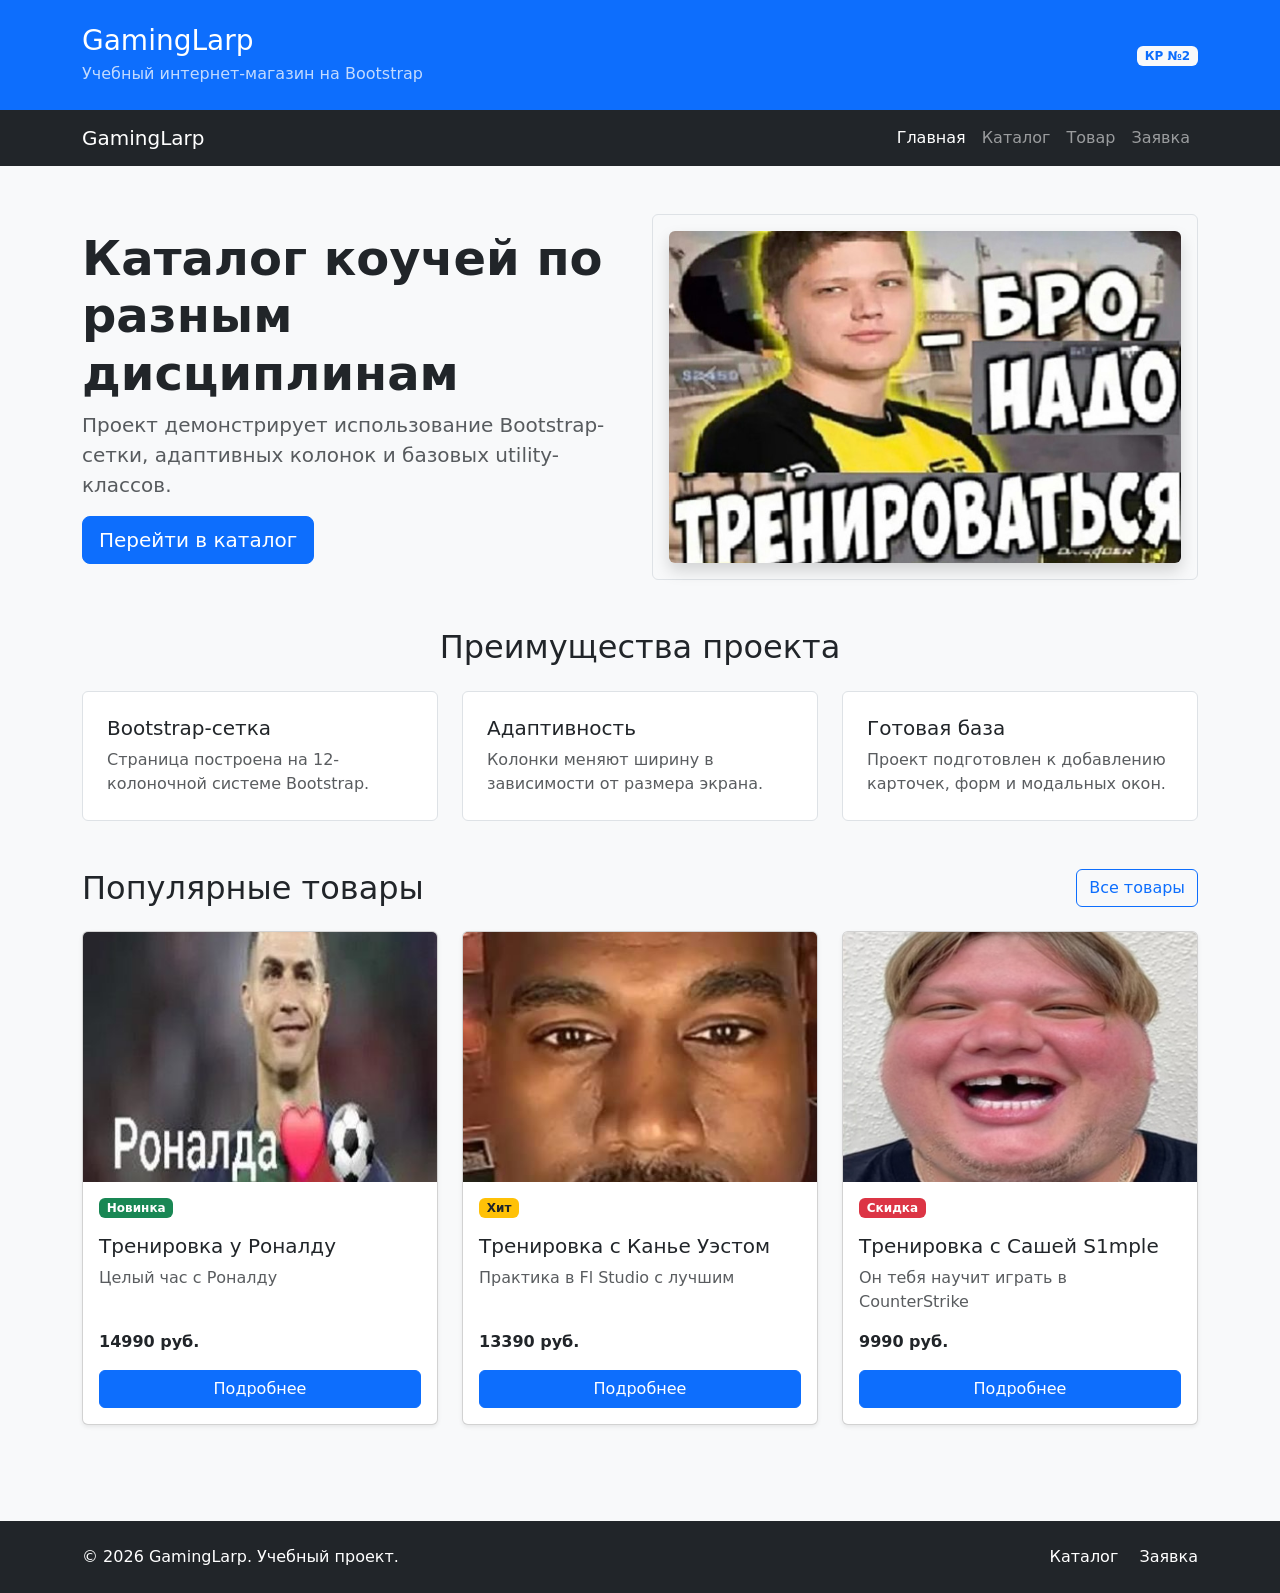
<file: index.html>
<!DOCTYPE html>
<html lang="ru">
<head>
  <meta charset="UTF-8">
  <meta name="viewport" content="width=device-width, initial-scale=1.0">
  <title>Главная — GamingLarp</title>
  <link href="https://cdn.jsdelivr.net/npm/bootstrap@5.3.3/dist/css/bootstrap.min.css" rel="stylesheet">
  <link rel="stylesheet" href="css/custom.css">
</head>
<body>
  <header class="bg-primary text-white py-4">
    <div class="container">
      <div class="row align-items-center">
        <div class="col-12 col-md-8">
          <h1 class="h3 mb-1">GamingLarp</h1>
          <p class="mb-0 opacity-75">Учебный интернет-магазин на Bootstrap</p>
        </div>
        <div class="col-12 col-md-4 text-md-end mt-3 mt-md-0">
          <span class="badge bg-light text-primary">КР №2</span>
        </div>
      </div>
    </div>
  </header>

  <nav class="navbar navbar-expand-lg navbar-dark bg-dark">
    <div class="container">
      <a class="navbar-brand" href="index.html">GamingLarp</a>
      <button class="navbar-toggler" type="button" data-bs-toggle="collapse" data-bs-target="#mainNavbar" aria-controls="mainNavbar" aria-expanded="false" aria-label="Переключить навигацию">
        <span class="navbar-toggler-icon"></span>
      </button>
      <div class="collapse navbar-collapse" id="mainNavbar">
        <ul class="navbar-nav ms-auto">
          <li class="nav-item"><a class="nav-link active" aria-current="page" href="index.html">Главная</a></li>
          <li class="nav-item"><a class="nav-link" href="catalog.html">Каталог</a></li>
          <!-- Изменено на product-ronaldo.html -->
          <li class="nav-item"><a class="nav-link" href="product-ronaldo.html">Товар</a></li>
          <li class="nav-item"><a class="nav-link" href="order.html">Заявка</a></li>
        </ul>
      </div>
    </div>
  </nav>

  <main>
    <section class="container my-5">
      <div class="row align-items-center g-4">
        <div class="col-12 col-lg-6">
          <h2 class="display-5 fw-bold">Каталог коучей по разным дисциплинам</h2>
          <p class="lead text-muted">
            Проект демонстрирует использование Bootstrap-сетки, адаптивных колонок и базовых utility-классов.
          </p>
          <a class="btn btn-primary btn-lg" href="catalog.html">Перейти в каталог</a>
        </div>
        <div class="col-12 col-lg-6">
          <div class="p-3 bg-light border rounded text-center">
            <img src="images/hero-bg.jpg" class="img-fluid rounded shadow" alt="GamingLarp">
          </div>
        </div>
      </div>
    </section>

    <section class="container my-5">
      <h2 class="text-center mb-4">Преимущества проекта</h2>
      <div class="row g-4">
        <div class="col-12 col-md-4">
          <div class="p-4 border rounded h-100 bg-white">
            <h3 class="h5">Bootstrap-сетка</h3>
            <p class="mb-0 text-muted">Страница построена на 12-колоночной системе Bootstrap.</p>
          </div>
        </div>
        <div class="col-12 col-md-4">
          <div class="p-4 border rounded h-100 bg-white">
            <h3 class="h5">Адаптивность</h3>
            <p class="mb-0 text-muted">Колонки меняют ширину в зависимости от размера экрана.</p>
          </div>
        </div>
        <div class="col-12 col-md-4">
          <div class="p-4 border rounded h-100 bg-white">
            <h3 class="h5">Готовая база</h3>
            <p class="mb-0 text-muted">Проект подготовлен к добавлению карточек, форм и модальных окон.</p>
          </div>
        </div>
      </div>
    </section>

    <section class="container my-5">
      <div class="d-flex justify-content-between align-items-center mb-4">
        <h2 class="mb-0">Популярные товары</h2>
        <a class="btn btn-outline-primary" href="catalog.html">Все товары</a>
      </div>

      <div class="row g-4">
        <!-- Роналду -->
        <div class="col-12 col-md-6 col-lg-4">
          <div class="card h-100 shadow-sm">
            <img src="images/ronaldo.jpg" class="card-img-top product-img" alt="Роналду">
            <div class="card-body d-flex flex-column">
              <span class="badge bg-success mb-3 align-self-start">Новинка</span>
              <h3 class="h5">Тренировка у Роналду</h3>
              <p class="text-muted">Целый час с Роналду</p>
              <p class="fw-bold mb-3 mt-auto">14990 руб.</p>
              <a class="btn btn-primary" href="product-ronaldo.html">Подробнее</a>
            </div>
          </div>
        </div>

        <!-- Канье -->
        <div class="col-12 col-md-6 col-lg-4">
          <div class="card h-100 shadow-sm">
            <img src="images/kanye.jpg" class="card-img-top product-img" alt="Канье Уэст">
            <div class="card-body d-flex flex-column">
              <span class="badge bg-warning text-dark mb-3 align-self-start">Хит</span>
              <h3 class="h5">Тренировка с Канье Уэстом</h3>
              <p class="text-muted">Практика в Fl Studio с лучшим</p>
              <p class="fw-bold mb-3 mt-auto">13390 руб.</p>
              <a class="btn btn-primary" href="product-kanye.html">Подробнее</a>
            </div>
          </div>
        </div>

        <!-- S1mple -->
        <div class="col-12 col-md-6 col-lg-4">
          <div class="card h-100 shadow-sm">
            <img src="images/s1mple.jpg" class="card-img-top product-img" alt="S1mple">
            <div class="card-body d-flex flex-column">
              <span class="badge bg-danger mb-3 align-self-start">Скидка</span>
              <h3 class="h5">Тренировка с Сашей S1mple</h3>
              <p class="text-muted">Он тебя научит играть в CounterStrike</p>
              <p class="fw-bold mb-3 mt-auto">9990 руб.</p>
              <a class="btn btn-primary" href="product-s1mple.html">Подробнее</a>
            </div>
          </div>
        </div>
      </div>
    </section>
  </main>

  <footer class="bg-dark text-white py-4 mt-5">
    <div class="container">
      <div class="row align-items-center g-3">
        <div class="col-12 col-md-6">
          <p class="mb-0">&copy; 2026 GamingLarp. Учебный проект.</p>
        </div>
        <div class="col-12 col-md-6 text-md-end">
          <a class="text-white text-decoration-none me-3" href="catalog.html">Каталог</a>
          <a class="text-white text-decoration-none" href="order.html">Заявка</a>
        </div>
      </div>
    </div>
  </footer>

  <script src="https://cdn.jsdelivr.net/npm/bootstrap@5.3.3/dist/js/bootstrap.bundle.min.js"></script>
</body>
</html>
</file>
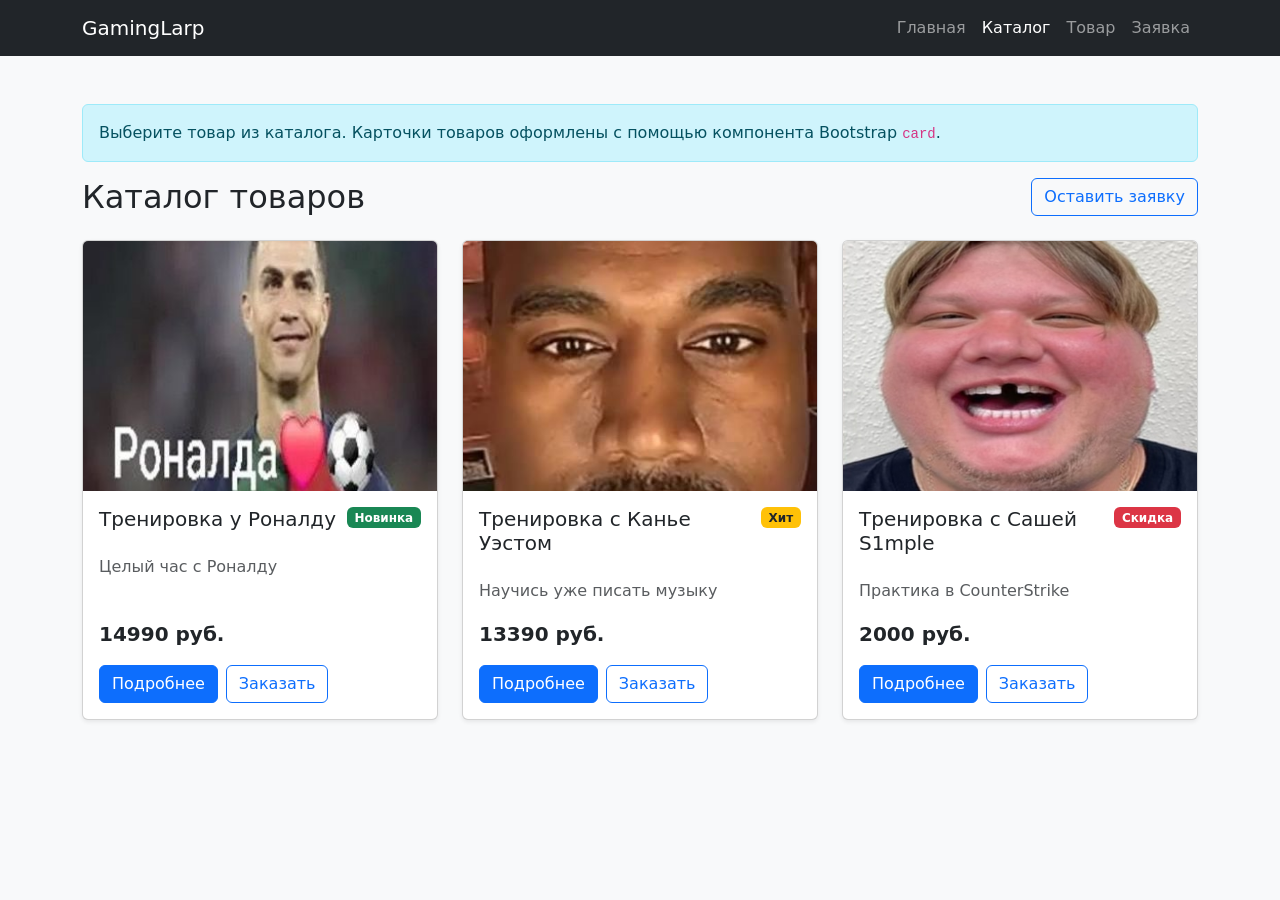
<file: catalog.html>
<!DOCTYPE html>
<html lang="ru">
<head>
  <meta charset="UTF-8">
  <meta name="viewport" content="width=device-width, initial-scale=1.0">
  <title>Каталог — GamingLarp</title>
  <link href="https://cdn.jsdelivr.net/npm/bootstrap@5.3.3/dist/css/bootstrap.min.css" rel="stylesheet">
  <link rel="stylesheet" href="css/custom.css">
</head>
<body>
  <nav class="navbar navbar-expand-lg navbar-dark bg-dark">
    <div class="container">
      <a class="navbar-brand" href="index.html">GamingLarp</a>
      <button class="navbar-toggler" type="button" data-bs-toggle="collapse" data-bs-target="#mainNavbar" aria-controls="mainNavbar" aria-expanded="false" aria-label="Переключить навигацию">
        <span class="navbar-toggler-icon"></span>
      </button>
      <div class="collapse navbar-collapse" id="mainNavbar">
        <ul class="navbar-nav ms-auto">
          <li class="nav-item"><a class="nav-link" href="index.html">Главная</a></li>
          <li class="nav-item"><a class="nav-link active" aria-current="page" href="catalog.html">Каталог</a></li>
          <!-- Изменено на product-ronaldo.html -->
          <li class="nav-item"><a class="nav-link" href="product-ronaldo.html">Товар</a></li>
          <li class="nav-item"><a class="nav-link" href="order.html">Заявка</a></li>
        </ul>
      </div>
    </div>
  </nav>

  <main class="container my-5">
    <div class="alert alert-info" role="alert">
      Выберите товар из каталога. Карточки товаров оформлены с помощью компонента Bootstrap <code>card</code>.
    </div>

    <div class="d-flex justify-content-between align-items-center mb-4">
      <h1 class="h2 mb-0">Каталог товаров</h1>
      <a class="btn btn-outline-primary" href="order.html">Оставить заявку</a>
    </div>

    <div class="row g-4">
      <!-- Товар 1: Роналду -->
      <div class="col-12 col-md-6 col-lg-4">
        <div class="card h-100 shadow-sm">
          <img src="images/ronaldo.jpg" class="card-img-top product-img" alt="Роналду">
          <div class="card-body d-flex flex-column">
            <div class="d-flex justify-content-between align-items-start mb-3">
              <h2 class="card-title h5">Тренировка у Роналду</h2>
              <span class="badge bg-success">Новинка</span>
            </div>
            <p class="card-text text-muted">Целый час с Роналду</p>
            <p class="fw-bold fs-5 mt-auto">14990 руб.</p>
            <div class="d-flex gap-2">
              <a class="btn btn-primary" href="product-ronaldo.html">Подробнее</a>
              <button class="btn btn-outline-primary" type="button" data-bs-toggle="modal" data-bs-target="#orderModal">Заказать</button>
            </div>
          </div>
        </div>
      </div>

      <!-- Товар 2: Канье -->
      <div class="col-12 col-md-6 col-lg-4">
        <div class="card h-100 shadow-sm">
          <img src="images/kanye.jpg" class="card-img-top product-img" alt="Канье Уэст">
          <div class="card-body d-flex flex-column">
            <div class="d-flex justify-content-between align-items-start mb-3">
              <h2 class="card-title h5">Тренировка с Канье Уэстом</h2>
              <span class="badge bg-warning text-dark">Хит</span>
            </div>
            <p class="card-text text-muted">Научись уже писать музыку</p>
            <p class="fw-bold fs-5 mt-auto">13390 руб.</p>
            <div class="d-flex gap-2">
              <a class="btn btn-primary" href="product-kanye.html">Подробнее</a>
              <button class="btn btn-outline-primary" type="button" data-bs-toggle="modal" data-bs-target="#orderModal">Заказать</button>
            </div>
          </div>
        </div>
      </div>

      <!-- Товар 3: S1mple -->
      <div class="col-12 col-md-6 col-lg-4">
        <div class="card h-100 shadow-sm">
          <img src="images/s1mple.jpg" class="card-img-top product-img" alt="S1mple">
          <div class="card-body d-flex flex-column">
            <div class="d-flex justify-content-between align-items-start mb-3">
              <h2 class="card-title h5">Тренировка с Сашей S1mple</h2>
              <span class="badge bg-danger">Скидка</span>
            </div>
            <p class="card-text text-muted">Практика в CounterStrike</p>
            <p class="fw-bold fs-5 mt-auto">2000 руб.</p>
            <div class="d-flex gap-2">
              <a class="btn btn-primary" href="product-s1mple.html">Подробнее</a>
              <button class="btn btn-outline-primary" type="button" data-bs-toggle="modal" data-bs-target="#orderModal">Заказать</button>
            </div>
          </div>
        </div>
      </div>
    </div>
  </main>

  <!-- Модальное окно -->
  <div class="modal fade" id="orderModal" tabindex="-1" aria-labelledby="orderModalLabel" aria-hidden="true">
    <div class="modal-dialog">
      <div class="modal-content">
        <div class="modal-header">
          <h2 class="modal-title h5" id="orderModalLabel">Быстрая заявка</h2>
          <button type="button" class="btn-close" data-bs-dismiss="modal" aria-label="Закрыть"></button>
        </div>
        <div class="modal-body">
          <p class="text-muted">Оставьте контактные данные, и менеджер свяжется с вами.</p>
          <form>
            <div class="mb-3">
              <label for="modal-name" class="form-label">Имя</label>
              <input id="modal-name" type="text" class="form-control" name="name" required>
            </div>
            <div class="mb-3">
              <label for="modal-phone" class="form-label">Телефон</label>
              <input id="modal-phone" type="tel" class="form-control" name="phone" required>
            </div>
            <div class="form-check mb-3">
              <input id="modal-agree" class="form-check-input" type="checkbox" name="agree" required>
              <label class="form-check-label" for="modal-agree">Согласен на обработку данных</label>
            </div>
          </form>
        </div>
        <div class="modal-footer">
          <button type="button" class="btn btn-secondary" data-bs-dismiss="modal">Закрыть</button>
          <button type="button" class="btn btn-primary">Отправить</button>
        </div>
      </div>
    </div>
  </div>

  <script src="https://cdn.jsdelivr.net/npm/bootstrap@5.3.3/dist/js/bootstrap.bundle.min.js"></script>
</body>
</html>
</file>
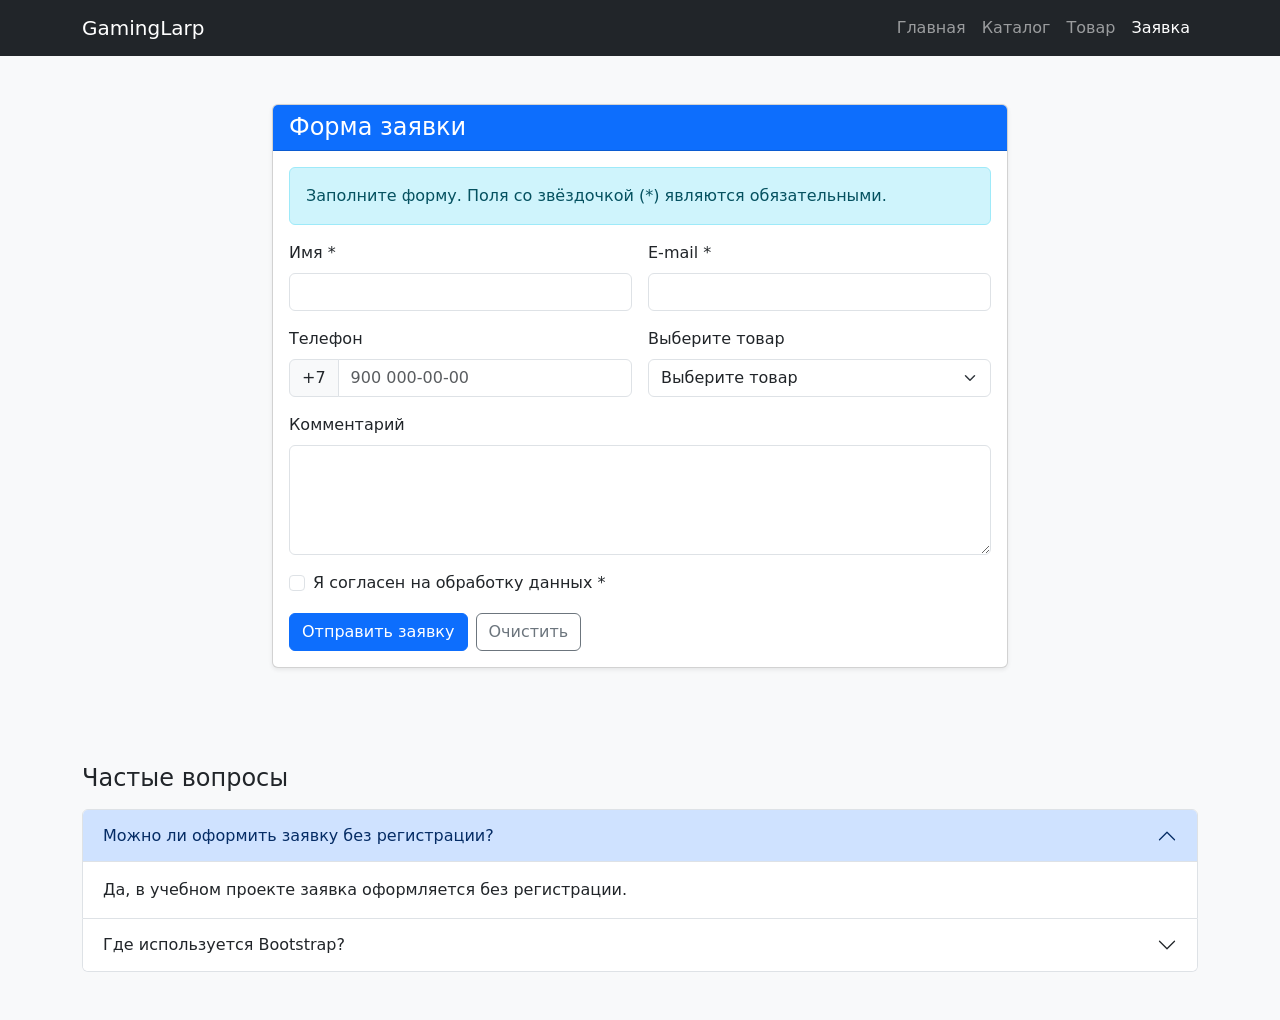
<file: order.html>
<!DOCTYPE html>
<html lang="ru">
<head>
  <meta charset="UTF-8">
  <meta name="viewport" content="width=device-width, initial-scale=1.0">
  <title>Заявка — GamingLarp</title>
  <link href="https://cdn.jsdelivr.net/npm/bootstrap@5.3.3/dist/css/bootstrap.min.css" rel="stylesheet">
  <link rel="stylesheet" href="css/custom.css">
</head>
<body>
  <nav class="navbar navbar-expand-lg navbar-dark bg-dark">
    <div class="container">
      <a class="navbar-brand" href="index.html">GamingLarp</a>
      <button class="navbar-toggler" type="button" data-bs-toggle="collapse" data-bs-target="#mainNavbar" aria-controls="mainNavbar" aria-expanded="false" aria-label="Переключить навигацию">
        <span class="navbar-toggler-icon"></span>
      </button>
      <div class="collapse navbar-collapse" id="mainNavbar">
        <ul class="navbar-nav ms-auto">
          <li class="nav-item"><a class="nav-link" href="index.html">Главная</a></li>
          <li class="nav-item"><a class="nav-link" href="catalog.html">Каталог</a></li>
          <!-- Изменено на product-ronaldo.html -->
          <li class="nav-item"><a class="nav-link" href="product-ronaldo.html">Товар</a></li>
          <li class="nav-item"><a class="nav-link active" aria-current="page" href="order.html">Заявка</a></li>
        </ul>
      </div>
    </div>
  </nav>

  <main class="container my-5">
    <div class="row justify-content-center">
      <div class="col-12 col-lg-8">
        <div class="card shadow-sm">
          <div class="card-header bg-primary text-white">
            <h1 class="h4 mb-0">Форма заявки</h1>
          </div>
          <div class="card-body">
            <div class="alert alert-info" role="alert">
              Заполните форму. Поля со звёздочкой (*) являются обязательными.
            </div>
            <form>
              <div class="row g-3">
                <div class="col-12 col-md-6">
                  <label for="order-name" class="form-label">Имя *</label>
                  <input id="order-name" name="name" type="text" class="form-control" required>
                </div>
                <div class="col-12 col-md-6">
                  <label for="order-email" class="form-label">E-mail *</label>
                  <input id="order-email" name="email" type="email" class="form-control" required>
                </div>
                <div class="col-12 col-md-6">
                  <label for="order-phone" class="form-label">Телефон</label>
                  <div class="input-group">
                    <span class="input-group-text">+7</span>
                    <input id="order-phone" name="phone" type="tel" class="form-control" placeholder="900 000-00-00">
                  </div>
                </div>
                <div class="col-12 col-md-6">
                  <label for="order-product" class="form-label">Выберите товар</label>
                  <select id="order-product" name="product" class="form-select">
                    <option selected>Выберите товар</option>
                    <option value="ronaldo">Тренировка у Роналду</option>
                    <option value="kanye">Тренировка с Канье Уэстом</option>
                    <option value="s1mple">Тренировка с S1mple</option>
                  </select>
                </div>
                <div class="col-12">
                  <label for="order-comment" class="form-label">Комментарий</label>
                  <textarea id="order-comment" name="comment" class="form-control" rows="4"></textarea>
                </div>
                <div class="col-12">
                  <div class="form-check">
                    <input id="order-agree" name="agree" class="form-check-input" type="checkbox" required>
                    <label class="form-check-label" for="order-agree">Я согласен на обработку данных *</label>
                  </div>
                </div>
                <div class="col-12 d-flex gap-2">
                  <button class="btn btn-primary" type="submit">Отправить заявку</button>
                  <button class="btn btn-outline-secondary" type="reset">Очистить</button>
                </div>
              </div>
            </form>
          </div>
        </div>
      </div>
    </div>
  </main>

  <section class="container my-5">
    <h2 class="h4 mb-3">Частые вопросы</h2>
    <div class="accordion" id="faqAccordion">
      <div class="accordion-item">
        <h3 class="accordion-header">
          <button class="accordion-button" type="button" data-bs-toggle="collapse" data-bs-target="#faqOne" aria-expanded="true" aria-controls="faqOne">
            Можно ли оформить заявку без регистрации?
          </button>
        </h3>
        <div id="faqOne" class="accordion-collapse collapse show" data-bs-parent="#faqAccordion">
          <div class="accordion-body">Да, в учебном проекте заявка оформляется без регистрации.</div>
        </div>
      </div>
      <div class="accordion-item">
        <h3 class="accordion-header">
          <button class="accordion-button collapsed" type="button" data-bs-toggle="collapse" data-bs-target="#faqTwo" aria-expanded="false" aria-controls="faqTwo">
            Где используется Bootstrap?
          </button>
        </h3>
        <div id="faqTwo" class="accordion-collapse collapse" data-bs-parent="#faqAccordion">
          <div class="accordion-body">Bootstrap используется для сетки, карточек, форм, навигации, сообщений и модальных окон.</div>
        </div>
      </div>
    </div>
  </section>

  <script src="https://cdn.jsdelivr.net/npm/bootstrap@5.3.3/dist/js/bootstrap.bundle.min.js"></script>
</body>
</html>
</file>
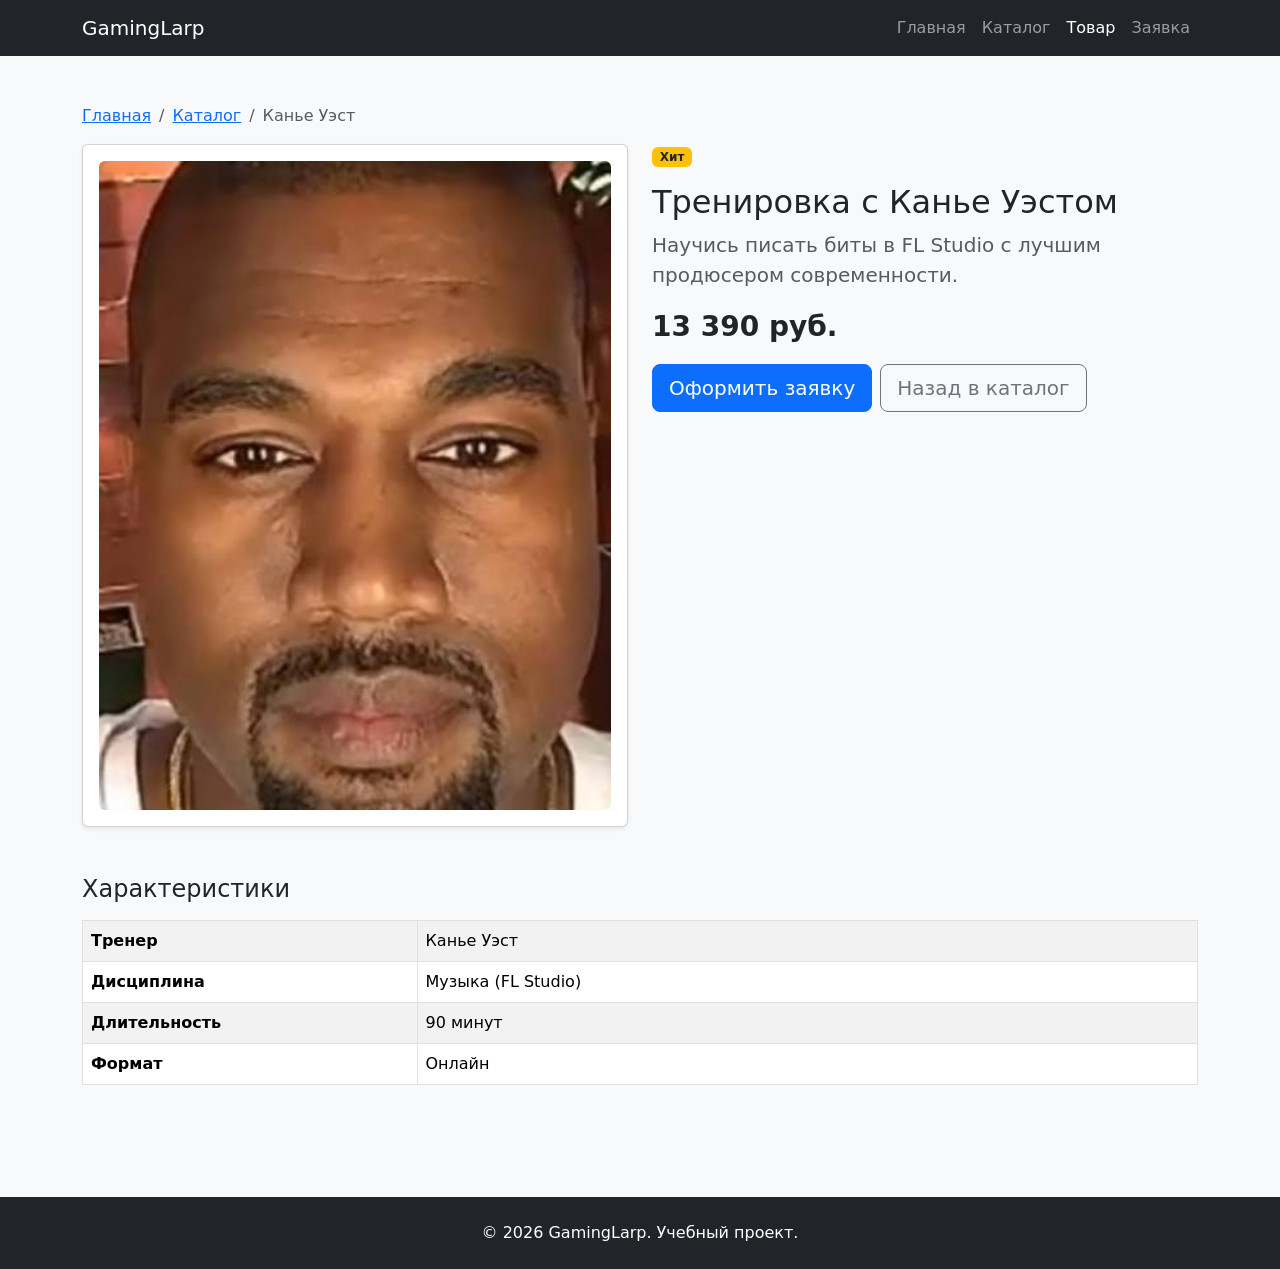
<file: product-kanye.html>
<!DOCTYPE html>
<html lang="ru">
<head>
  <meta charset="UTF-8">
  <meta name="viewport" content="width=device-width, initial-scale=1.0">
  <title>Канье Уэст — GamingLarp</title>
  <link href="https://cdn.jsdelivr.net/npm/bootstrap@5.3.3/dist/css/bootstrap.min.css" rel="stylesheet">
  <link rel="stylesheet" href="css/custom.css">
</head>
<body>
  <nav class="navbar navbar-expand-lg navbar-dark bg-dark">
    <div class="container">
      <a class="navbar-brand" href="index.html">GamingLarp</a>
      <button class="navbar-toggler" type="button" data-bs-toggle="collapse" data-bs-target="#mainNavbar" aria-controls="mainNavbar" aria-expanded="false" aria-label="Переключить навигацию">
        <span class="navbar-toggler-icon"></span>
      </button>
      <div class="collapse navbar-collapse" id="mainNavbar">
        <ul class="navbar-nav ms-auto">
          <li class="nav-item"><a class="nav-link" href="index.html">Главная</a></li>
          <li class="nav-item"><a class="nav-link" href="catalog.html">Каталог</a></li>
          <li class="nav-item"><a class="nav-link active" aria-current="page" href="product-kanye.html">Товар</a></li>
          <li class="nav-item"><a class="nav-link" href="order.html">Заявка</a></li>
        </ul>
      </div>
    </div>
  </nav>

  <main class="container my-5">
    <nav aria-label="breadcrumb">
      <ol class="breadcrumb">
        <li class="breadcrumb-item"><a href="index.html">Главная</a></li>
        <li class="breadcrumb-item"><a href="catalog.html">Каталог</a></li>
        <li class="breadcrumb-item active" aria-current="page">Канье Уэст</li>
      </ol>
    </nav>

    <div class="row g-4">
      <div class="col-12 col-lg-6">
        <div class="card shadow-sm p-3">
          <img src="images/kanye.jpg" class="img-fluid rounded" alt="Канье Уэст">
        </div>
      </div>

      <div class="col-12 col-lg-6">
        <span class="badge bg-warning text-dark mb-3">Хит</span>
        <h1 class="h2">Тренировка с Канье Уэстом</h1>
        <p class="lead text-muted">Научись писать биты в FL Studio с лучшим продюсером современности.</p>
        <p class="fs-3 fw-bold">13 390 руб.</p>

        <div class="d-flex gap-2 mb-4">
          <a class="btn btn-primary btn-lg" href="order.html">Оформить заявку</a>
          <a class="btn btn-outline-secondary btn-lg" href="catalog.html">Назад в каталог</a>
        </div>
      </div>
    </div>

    <section class="mt-5">
      <h2 class="h4 mb-3">Характеристики</h2>
      <div class="table-responsive">
        <table class="table table-striped table-bordered align-middle">
          <tbody>
            <tr><th scope="row" style="width: 30%;">Тренер</th><td>Канье Уэст</td></tr>
            <tr><th scope="row">Дисциплина</th><td>Музыка (FL Studio)</td></tr>
            <tr><th scope="row">Длительность</th><td>90 минут</td></tr>
            <tr><th scope="row">Формат</th><td>Онлайн</td></tr>
          </tbody>
        </table>
      </div>
    </section>
  </main>

  <footer class="bg-dark text-white py-4 mt-5">
    <div class="container text-center">
      <p class="mb-0">&copy; 2026 GamingLarp. Учебный проект.</p>
    </div>
  </footer>

  <script src="https://cdn.jsdelivr.net/npm/bootstrap@5.3.3/dist/js/bootstrap.bundle.min.js"></script>
</body>
</html>
</file>
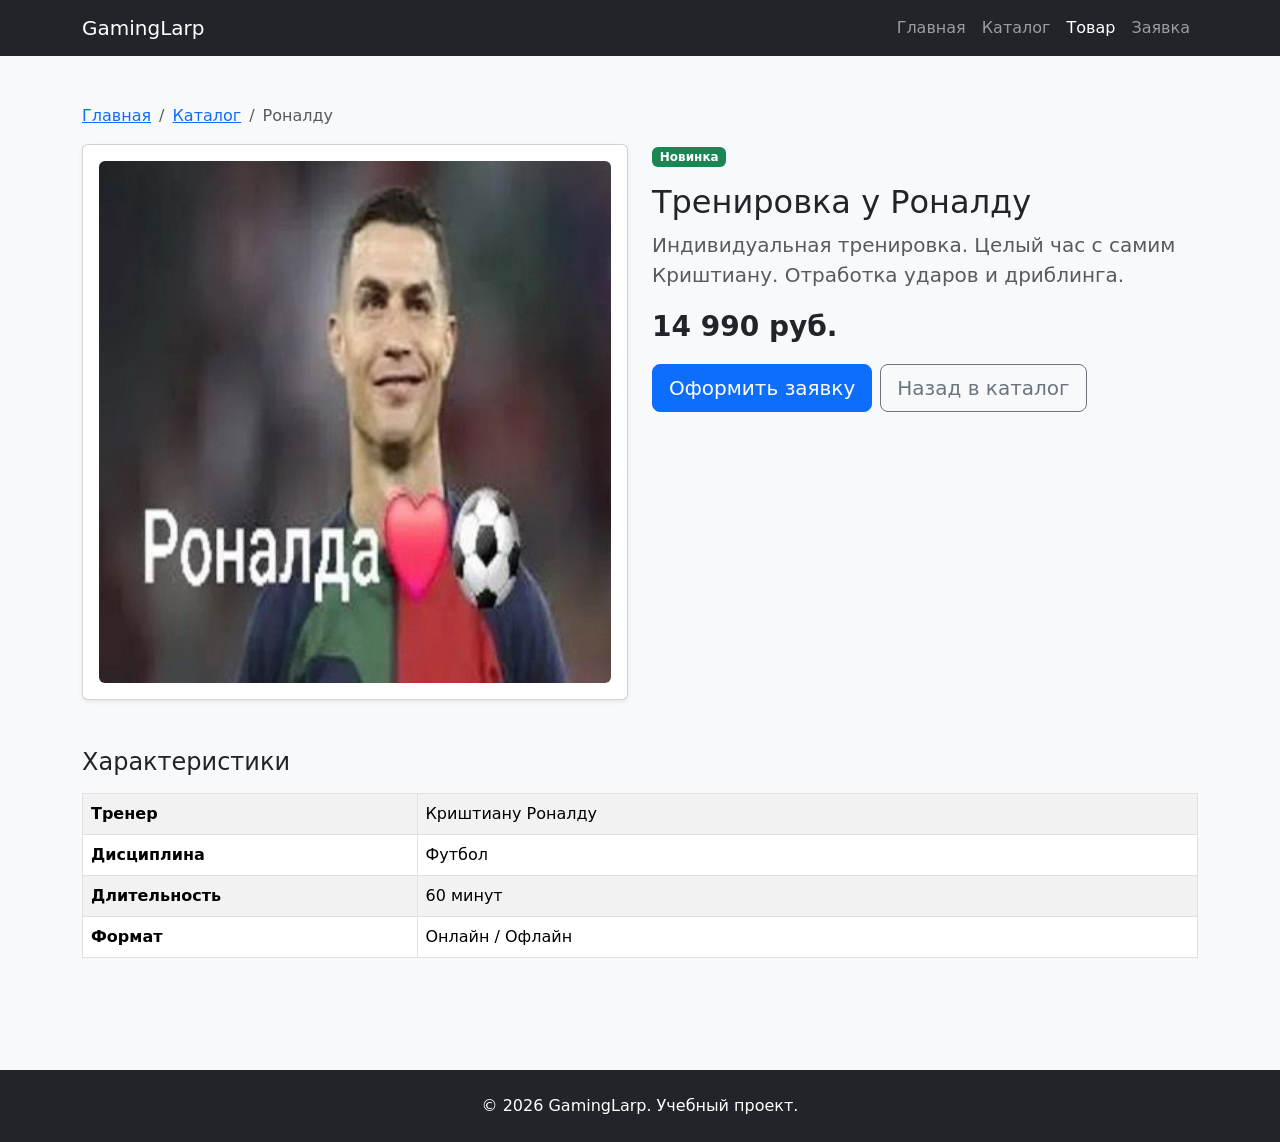
<file: product-ronaldo.html>
<!DOCTYPE html>
<html lang="ru">
<head>
  <meta charset="UTF-8">
  <meta name="viewport" content="width=device-width, initial-scale=1.0">
  <title>Роналду — GamingLarp</title>
  <link href="https://cdn.jsdelivr.net/npm/bootstrap@5.3.3/dist/css/bootstrap.min.css" rel="stylesheet">
  <link rel="stylesheet" href="css/custom.css">
</head>
<body>
  <nav class="navbar navbar-expand-lg navbar-dark bg-dark">
    <div class="container">
      <a class="navbar-brand" href="index.html">GamingLarp</a>
      <button class="navbar-toggler" type="button" data-bs-toggle="collapse" data-bs-target="#mainNavbar" aria-controls="mainNavbar" aria-expanded="false" aria-label="Переключить навигацию">
        <span class="navbar-toggler-icon"></span>
      </button>
      <div class="collapse navbar-collapse" id="mainNavbar">
        <ul class="navbar-nav ms-auto">
          <li class="nav-item"><a class="nav-link" href="index.html">Главная</a></li>
          <li class="nav-item"><a class="nav-link" href="catalog.html">Каталог</a></li>
          <li class="nav-item"><a class="nav-link active" aria-current="page" href="product-ronaldo.html">Товар</a></li>
          <li class="nav-item"><a class="nav-link" href="order.html">Заявка</a></li>
        </ul>
      </div>
    </div>
  </nav>

  <main class="container my-5">
    <nav aria-label="breadcrumb">
      <ol class="breadcrumb">
        <li class="breadcrumb-item"><a href="index.html">Главная</a></li>
        <li class="breadcrumb-item"><a href="catalog.html">Каталог</a></li>
        <li class="breadcrumb-item active" aria-current="page">Роналду</li>
      </ol>
    </nav>

    <div class="row g-4">
      <div class="col-12 col-lg-6">
        <div class="card shadow-sm p-3">
          <img src="images/ronaldo.jpg" class="img-fluid rounded" alt="Роналду">
        </div>
      </div>

      <div class="col-12 col-lg-6">
        <span class="badge bg-success mb-3">Новинка</span>
        <h1 class="h2">Тренировка у Роналду</h1>
        <p class="lead text-muted">Индивидуальная тренировка. Целый час с самим Криштиану. Отработка ударов и дриблинга.</p>
        <p class="fs-3 fw-bold">14 990 руб.</p>

        <div class="d-flex gap-2 mb-4">
          <a class="btn btn-primary btn-lg" href="order.html">Оформить заявку</a>
          <a class="btn btn-outline-secondary btn-lg" href="catalog.html">Назад в каталог</a>
        </div>
      </div>
    </div>

    <section class="mt-5">
      <h2 class="h4 mb-3">Характеристики</h2>
      <div class="table-responsive">
        <table class="table table-striped table-bordered align-middle">
          <tbody>
            <tr><th scope="row" style="width: 30%;">Тренер</th><td>Криштиану Роналду</td></tr>
            <tr><th scope="row">Дисциплина</th><td>Футбол</td></tr>
            <tr><th scope="row">Длительность</th><td>60 минут</td></tr>
            <tr><th scope="row">Формат</th><td>Онлайн / Офлайн</td></tr>
          </tbody>
        </table>
      </div>
    </section>
  </main>

  <footer class="bg-dark text-white py-4 mt-5">
    <div class="container text-center">
      <p class="mb-0">&copy; 2026 GamingLarp. Учебный проект.</p>
    </div>
  </footer>

  <script src="https://cdn.jsdelivr.net/npm/bootstrap@5.3.3/dist/js/bootstrap.bundle.min.js"></script>
</body>
</html>
</file>
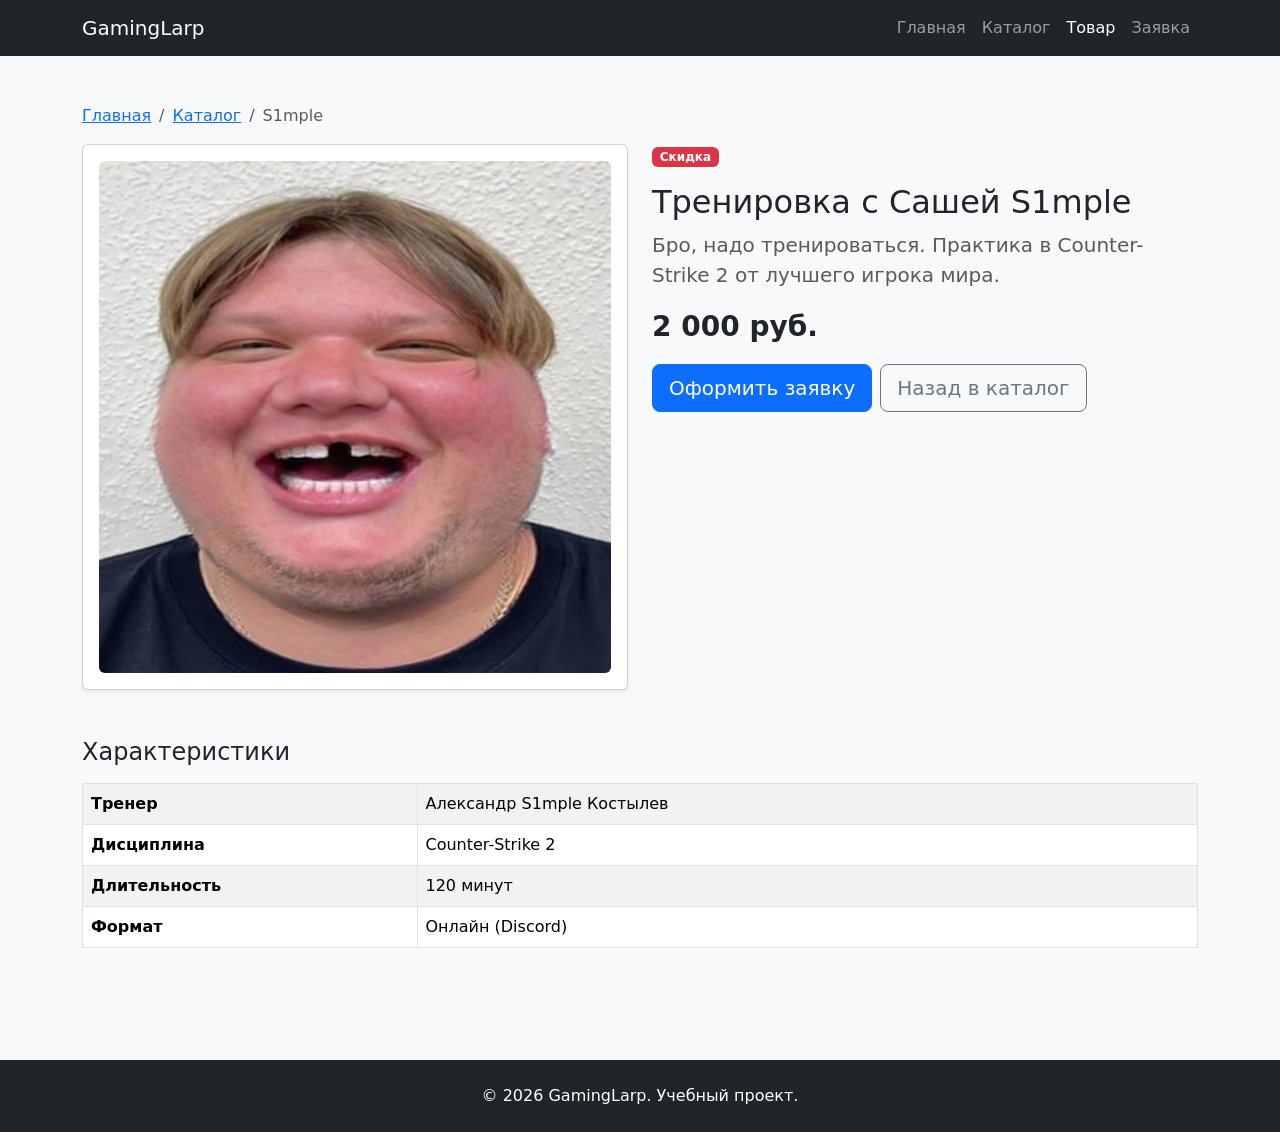
<file: product-s1mple.html>
<!DOCTYPE html>
<html lang="ru">
<head>
  <meta charset="UTF-8">
  <meta name="viewport" content="width=device-width, initial-scale=1.0">
  <title>S1mple — GamingLarp</title>
  <link href="https://cdn.jsdelivr.net/npm/bootstrap@5.3.3/dist/css/bootstrap.min.css" rel="stylesheet">
  <link rel="stylesheet" href="css/custom.css">
</head>
<body>
  <nav class="navbar navbar-expand-lg navbar-dark bg-dark">
    <div class="container">
      <a class="navbar-brand" href="index.html">GamingLarp</a>
      <button class="navbar-toggler" type="button" data-bs-toggle="collapse" data-bs-target="#mainNavbar" aria-controls="mainNavbar" aria-expanded="false" aria-label="Переключить навигацию">
        <span class="navbar-toggler-icon"></span>
      </button>
      <div class="collapse navbar-collapse" id="mainNavbar">
        <ul class="navbar-nav ms-auto">
          <li class="nav-item"><a class="nav-link" href="index.html">Главная</a></li>
          <li class="nav-item"><a class="nav-link" href="catalog.html">Каталог</a></li>
          <li class="nav-item"><a class="nav-link active" aria-current="page" href="product-s1mple.html">Товар</a></li>
          <li class="nav-item"><a class="nav-link" href="order.html">Заявка</a></li>
        </ul>
      </div>
    </div>
  </nav>

  <main class="container my-5">
    <nav aria-label="breadcrumb">
      <ol class="breadcrumb">
        <li class="breadcrumb-item"><a href="index.html">Главная</a></li>
        <li class="breadcrumb-item"><a href="catalog.html">Каталог</a></li>
        <li class="breadcrumb-item active" aria-current="page">S1mple</li>
      </ol>
    </nav>

    <div class="row g-4">
      <div class="col-12 col-lg-6">
        <div class="card shadow-sm p-3">
          <img src="images/s1mple.jpg" class="img-fluid rounded" alt="S1mple">
        </div>
      </div>

      <div class="col-12 col-lg-6">
        <span class="badge bg-danger mb-3">Скидка</span>
        <h1 class="h2">Тренировка с Сашей S1mple</h1>
        <p class="lead text-muted">Бро, надо тренироваться. Практика в Counter-Strike 2 от лучшего игрока мира.</p>
        <p class="fs-3 fw-bold">2 000 руб.</p>

        <div class="d-flex gap-2 mb-4">
          <a class="btn btn-primary btn-lg" href="order.html">Оформить заявку</a>
          <a class="btn btn-outline-secondary btn-lg" href="catalog.html">Назад в каталог</a>
        </div>
      </div>
    </div>

    <section class="mt-5">
      <h2 class="h4 mb-3">Характеристики</h2>
      <div class="table-responsive">
        <table class="table table-striped table-bordered align-middle">
          <tbody>
            <tr><th scope="row" style="width: 30%;">Тренер</th><td>Александр S1mple Костылев</td></tr>
            <tr><th scope="row">Дисциплина</th><td>Counter-Strike 2</td></tr>
            <tr><th scope="row">Длительность</th><td>120 минут</td></tr>
            <tr><th scope="row">Формат</th><td>Онлайн (Discord)</td></tr>
          </tbody>
        </table>
      </div>
    </section>
  </main>

  <footer class="bg-dark text-white py-4 mt-5">
    <div class="container text-center">
      <p class="mb-0">&copy; 2026 GamingLarp. Учебный проект.</p>
    </div>
  </footer>

  <script src="https://cdn.jsdelivr.net/npm/bootstrap@5.3.3/dist/js/bootstrap.bundle.min.js"></script>
</body>
</html>
</file>
<file: css/custom.css>
/* Базовые настройки для прижатия футера */
body {
  min-height: 100vh;
  display: flex;
  flex-direction: column;
  background-color: #f8f9fa;
}

main {
  flex: 1;
}

/* Настройки карточек и картинок */
.card {
  transition: transform 0.2s ease-in-out;
}

.card:hover {
  transform: translateY(-3px);
  box-shadow: 0 .5rem 1rem rgba(0,0,0,.15)!important;
}

/* Фикс размеров картинок в карточках каталога */
.product-img {
  height: 250px;
  object-fit: cover;
  object-position: center;
}

/* Заглушка для страницы товара, если нет картинки */
.placeholder-image {
  min-height: 350px;
  background-color: #e9ecef;
  border-radius: .375rem;
}
</file>
